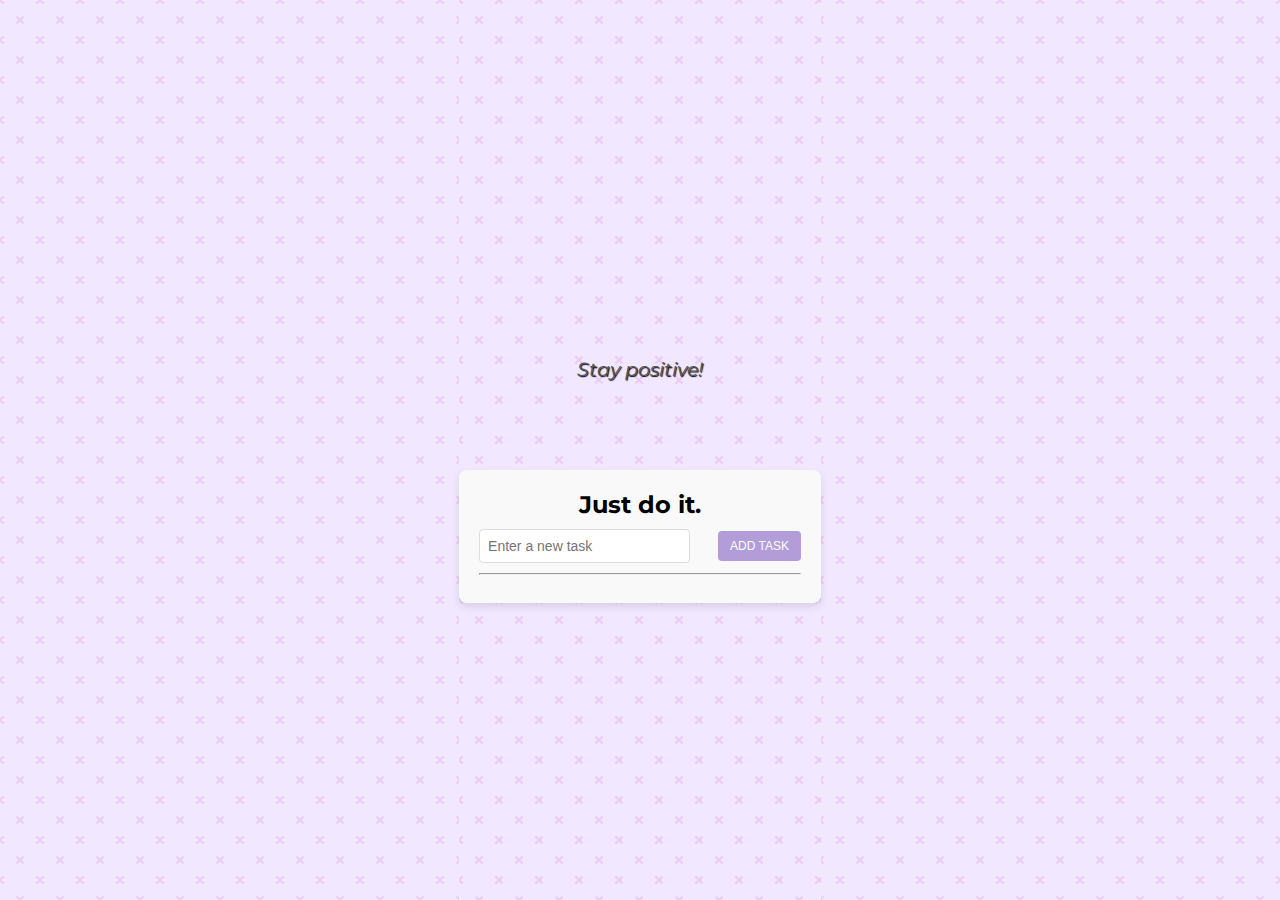
<file: index.html>
<!DOCTYPE html>
<html lang="en">

<head>
  <meta charset="UTF-8">
  <meta name="viewport" content="width=device-width, initial-scale=1.0">
  <title>To-Do List</title>
  <link rel="preconnect" href="https://fonts.googleapis.com">
  <link rel="preconnect" href="https://fonts.gstatic.com" crossorigin>
  <link href="https://fonts.googleapis.com/css2?family=Montserrat:ital,wght@0,100..900;1,100..900&display=swap"
    rel="stylesheet">
  <link rel="stylesheet" href="https://cdnjs.cloudflare.com/ajax/libs/font-awesome/6.6.0/css/all.min.css"
    integrity="sha512-Kc323vGBEqzTmouAECnVceyQqyqdsSiqLQISBL29aUW4U/M7pSPA/gEUZQqv1cwx4OnYxTxve5UMg5GT6L4JJg=="
    crossorigin="anonymous" referrerpolicy="no-referrer" />
  <link rel="stylesheet" href="src/style.css">
</head>

<body>
  <div class="app-container">
    <!-- Quote container -->
    <div id="quote-container">
      <p id="quote-text">Loading motivational quote...</p>
    </div>

    <div class="todo-container">
      <h1>Just do it.</h1>
      <div class="input-container">
        <input type="text" id="input-task" placeholder="Enter a new task">
        <button id="add-task-button">ADD TASK</button>
      </div>
      <hr>
      <ul id="task-list"></ul>
    </div>
  </div>
  <!-- Link the external JavaScript file -->
  <script src="src/script.js"></script>
</body>

</html>
</file>
<file: src/style.css>
html,
body {
    font-family: "Montserrat", sans-serif;
    display: flex;
    justify-content: center;
    align-items: center;
    min-height: 100vh;
    margin: 0;
    background-color: #f1e7ff;
    background-image: url("data:image/svg+xml,%3Csvg xmlns='http://www.w3.org/2000/svg' width='40' height='40' viewBox='0 0 40 40'%3E%3Cg fill-rule='evenodd'%3E%3Cg fill='%239a0093' fill-opacity='0.11'%3E%3Cpath d='M0 38.59l2.83-2.83 1.41 1.41L1.41 40H0v-1.41zM0 1.4l2.83 2.83 1.41-1.41L1.41 0H0v1.41zM38.59 40l-2.83-2.83 1.41-1.41L40 38.59V40h-1.41zM40 1.41l-2.83 2.83-1.41-1.41L38.59 0H40v1.41zM20 18.6l2.83-2.83 1.41 1.41L21.41 20l2.83 2.83-1.41 1.41L20 21.41l-2.83 2.83-1.41-1.41L18.59 20l-2.83-2.83 1.41-1.41L20 18.59z'/%3E%3C/g%3E%3C/g%3E%3C/svg%3E");
}

.app-container {
    display: flex;
    flex-direction: column;
    align-items: center;
    width: 100%;
    max-width: 600px;
    padding: 20px;
    box-sizing: border-box;
}

/* Styling for the quote */
#quote-container {
    text-align: center;
    font-style: italic;
    font-size: 1.2em;
    color: #555;
    margin-bottom: 30px;
    padding: 40px;
    width: 100%;
    text-shadow: 1px 1px 1px rgba(0, 0, 0, 1);
}

/* To-Do List Card Styling */
.todo-container {
    background-color: #f9f9f9;
    border-radius: 8px;
    box-shadow: 0 4px 8px rgba(0, 0, 0, 0.1);
    padding: 20px;
    width: 100%;
    max-width: 500px;
    text-align: center;
}

h1 {
    font-size: 24px;
    margin: 0;
    margin-bottom: 10px;
}

.input-container {
    display: flex;
    align-items: center;
    justify-content: space-between;
    margin-bottom: 10px;
}

#input-task {
    width: 60%;
    padding: 8px;
    font-size: 14px;
    border: 1px solid #ddd;
    border-radius: 4px;
}

#add-task-button {
    padding: 8px 12px;
    font-size: 12px;
    color: white;
    background-color: #b29dd9;
    border: none;
    border-radius: 4px;
    cursor: pointer;
}

#task-list {
    list-style: none;
    padding: 0;
    margin: 0;
}

#task-list li {
    display: flex;
    align-items: center;
    justify-content: space-between;
    padding: 8px 0;
    border-bottom: 1px solid #ddd;
}

.task {
    flex: 1;
    padding-left: 10px;
    text-align: left;
}

.edit-btn,
.delete-btn {
    color: white;
    border: none;
    border-radius: 50%;
    width: 24px;
    height: 24px;
    font-size: 16px;
    font-weight: bold;
    cursor: pointer;
    display: flex;
    align-items: center;
    justify-content: center;
    margin-left: 8px;
    transition: background-color 0.3s ease, transform 0.2s ease;
}

/* Specific styles for the Edit button */
.edit-btn {
    background-color: #ffa500;
    /* Orange color for the edit button */
    ;
}

.edit-btn:hover {
    background-color: #ff8c00;
    /* Darker shade on hover */
    transform: scale(1.1);
    /* Slightly enlarge on hover */
    ;
}

.edit-btn:active {
    background-color: #ff7f00;
    /* Slightly different shade on click */
    transform: scale(0.95);
    /* Shrink slightly on click */
    ;
}

/* Specific styles for the Delete button */
.delete-btn {
    background-color: #ff4d4d;
    /* Red color for the delete button */
    ;
}

.delete-btn:hover {
    background-color: #ff3333;
    /* Darker red on hover */
    transform: scale(1.1);
    /* Slightly enlarge on hover */
    ;
}

.delete-btn:active {
    background-color: #e60000;
    /* Darker red on click */
    transform: scale(0.95);
    /* Shrink slightly on click */
    ;
}
</file>
